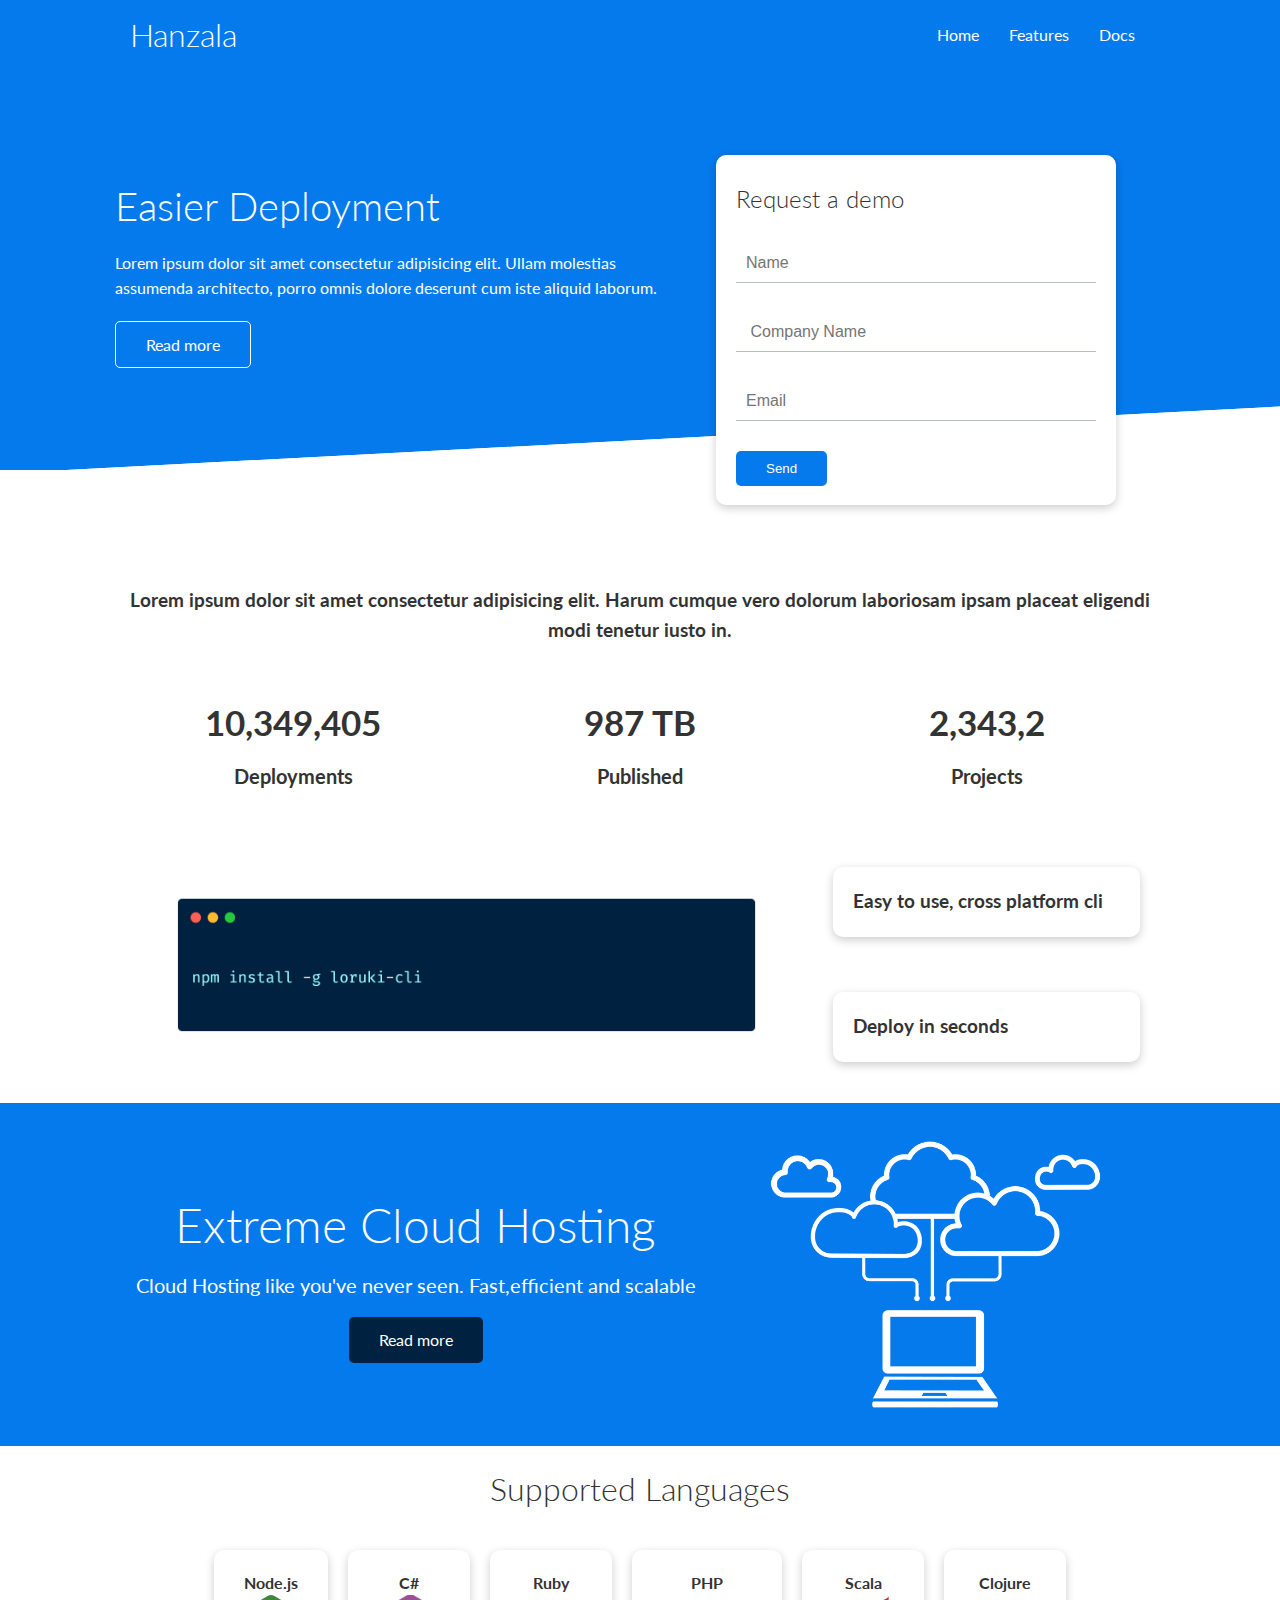
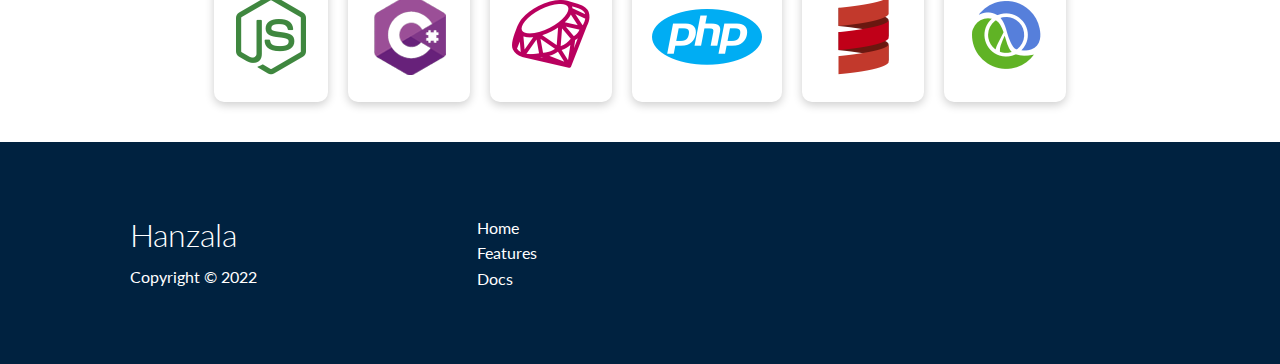
<file: index.html>
<!DOCTYPE html>
<html lang="en">

<head>
    <meta charset="UTF-8">
    <meta http-equiv="X-UA-Compatible" content="IE=edge">
    <meta name="viewport" content="width=device-width, initial-scale=1.0">
    <title>Cloud Hosting for Everyone</title>
    <link rel="stylesheet" href="https://cdnjs.cloudflare.com/ajax/libs/font-awesome/6.1.2/css/all.min.css"
        integrity="sha512-1sCRPdkRXhBV2PBLUdRb4tMg1w2YPf37qatUFeS7zlBy7jJI8Lf4VHwWfZZfpXtYSLy85pkm9GaYVYMfw5BC1A=="
        crossorigin="anonymous" referrerpolicy="no-referrer" />
    <link rel="stylesheet" href="style.css">
    <link rel="stylesheet" href="Utilities.css">
</head>

<body>
    <!-- Navbar -->
    <div class="navbar">
        <div class="container flex">
            <h1 class="logo">
                Hanzala
            </h1>
            <nav>
                <ul>
                    <li>
                        <a href="index.html">Home</a>
                    </li>
                    <li>
                        <a href="features.html">Features</a>
                    </li>
                    <li>
                        <a href="docs.html">Docs</a>
                    </li>
                </ul>
            </nav>
        </div>
    </div>
    <!-- Showcase -->
    <section class="showcase">
        <div class="container grid">
            <div class="showcase-text">
                <h1>Easier Deployment</h1>
                <p>Lorem ipsum dolor sit amet consectetur adipisicing elit. Ullam molestias assumenda architecto, porro
                    omnis dolore deserunt cum iste aliquid laborum.</p>
                <a href="features.html" class="btn btn-outline">Read more</a>
            </div>
            <div class="showcase-form card">
                <h2>Request a demo</h2>
                <form>
                    <div class="form-control">
                        <input type="text" name="name" placeholder="Name" required>
                    </div>
                    <div class="form-control">
                        <input type="text" name="company" placeholder=" Company Name" required>
                    </div>
                    <div class="form-control">
                        <input type="email" name="email" placeholder="Email" required>
                    </div>
                    <input type="submit" value="Send" class="btn btn-primary">
                </form>
            </div>
        </div>
    </section>
    <!-- Stats -->
    <section class="stats">
        <div class="container">
            <h3 class="stats-heading text-center my-1">
                Lorem ipsum dolor sit amet consectetur adipisicing elit. Harum cumque vero dolorum laboriosam ipsam
                placeat eligendi modi tenetur iusto in.
            </h3>
            <div class="grid grid-3 text-center my-4">
                <div>
                    <i class="fas fa-server fa-3x">
                    </i>
                    <h3>10,349,405</h3>
                    <p class="text-secondary">Deployments</p>
                </div>
                <div>
                    <i class="fas fa-upload fa-3x">
                    </i>
                    <h3>987 TB</h3>
                    <p class="text-secondary">Published</p>
                </div>
                <div>
                    <i class="fas fa-project-diagram fa-3x">
                    </i>
                    <h3>2,343,2</h3>
                    <p class="text-secondary">Projects</p>
                </div>
            </div>
        </div>
    </section>
    <!-- stats -->
    <section class="cli">
        <div class="container grid">
            <img src="cli.png" alt="">
            <div class="card">
                <h3>Easy to use, cross platform cli</h3>
            </div>
            <div class="card">
                <h3>Deploy in seconds</h3>
            </div>
        </div>
    </section>
    <!-- Cloud -->
    <section class="cloud bg-primary my-2 py-2">
        <div class="container grid">
            <div class="text-center">
                <h2 class="lg">Extreme Cloud Hosting
                </h2>
                <p class="lead my-1">
                    Cloud Hosting like you've never seen.
                    Fast,efficient and scalable
                </p>
                <a href="features.html" class="btn btn-dark">Read more</a>
            </div>
            <img src="cloud.png" alt="">
        </div>
    </section>
    <!-- Languages -->
    <section class="languages">
        <h2 class="md text-center my-2">
            Supported Languages
        </h2>
        <div class="container flex">
            <div class="card">
                <h4>Node.js</h4>
                <img src="node.png" alt="">
            </div>
            <div class="card">
                <h4>C#</h4>
                <img src="csharp.png" alt="">
            </div>
            <div class="card">
                <h4>Ruby</h4>
                <img src="ruby.png" alt="">
            </div>
            <div class="card">
                <h4>PHP</h4>
                <img src="php.png" alt="">
            </div>
            <div class="card">
                <h4>Scala</h4>
                <img src="scala.png" alt="">
            </div>
            <div class="card">
                <h4>Clojure</h4>
                <img src="clojure.png" alt="">
            </div>
        </div>
    </section>
    <!-- Footer -->
    <footer class="footer bg-dark py-5">
        <div class="container grid grid-3">
            <div>
                <h1>Hanzala</h1>
                <p>Copyright &copy; 2022</p>
            </div>
            <nav>
                <ul>
                    <li><a href="index.html">Home</a></li>
                    <li><a href="features.html">Features</a></li>
                    <li><a href="docs.html">Docs</a></li>
                </ul>
            </nav>
            <div class="social">
                <a href="#"><i class="fab fa-twitter fa-2x"></i></a>
                <a href="#"><i class="fab fa-facebook fa-2x"></i></a>
                <a href="#"><i class="fab fa-github fa-2x"></i></a>
                <a href="#"><i class="fab fa-instagram fa-2x"></i></a>
            </div>
        </div>
    </footer>
</body>

</html>
</file>
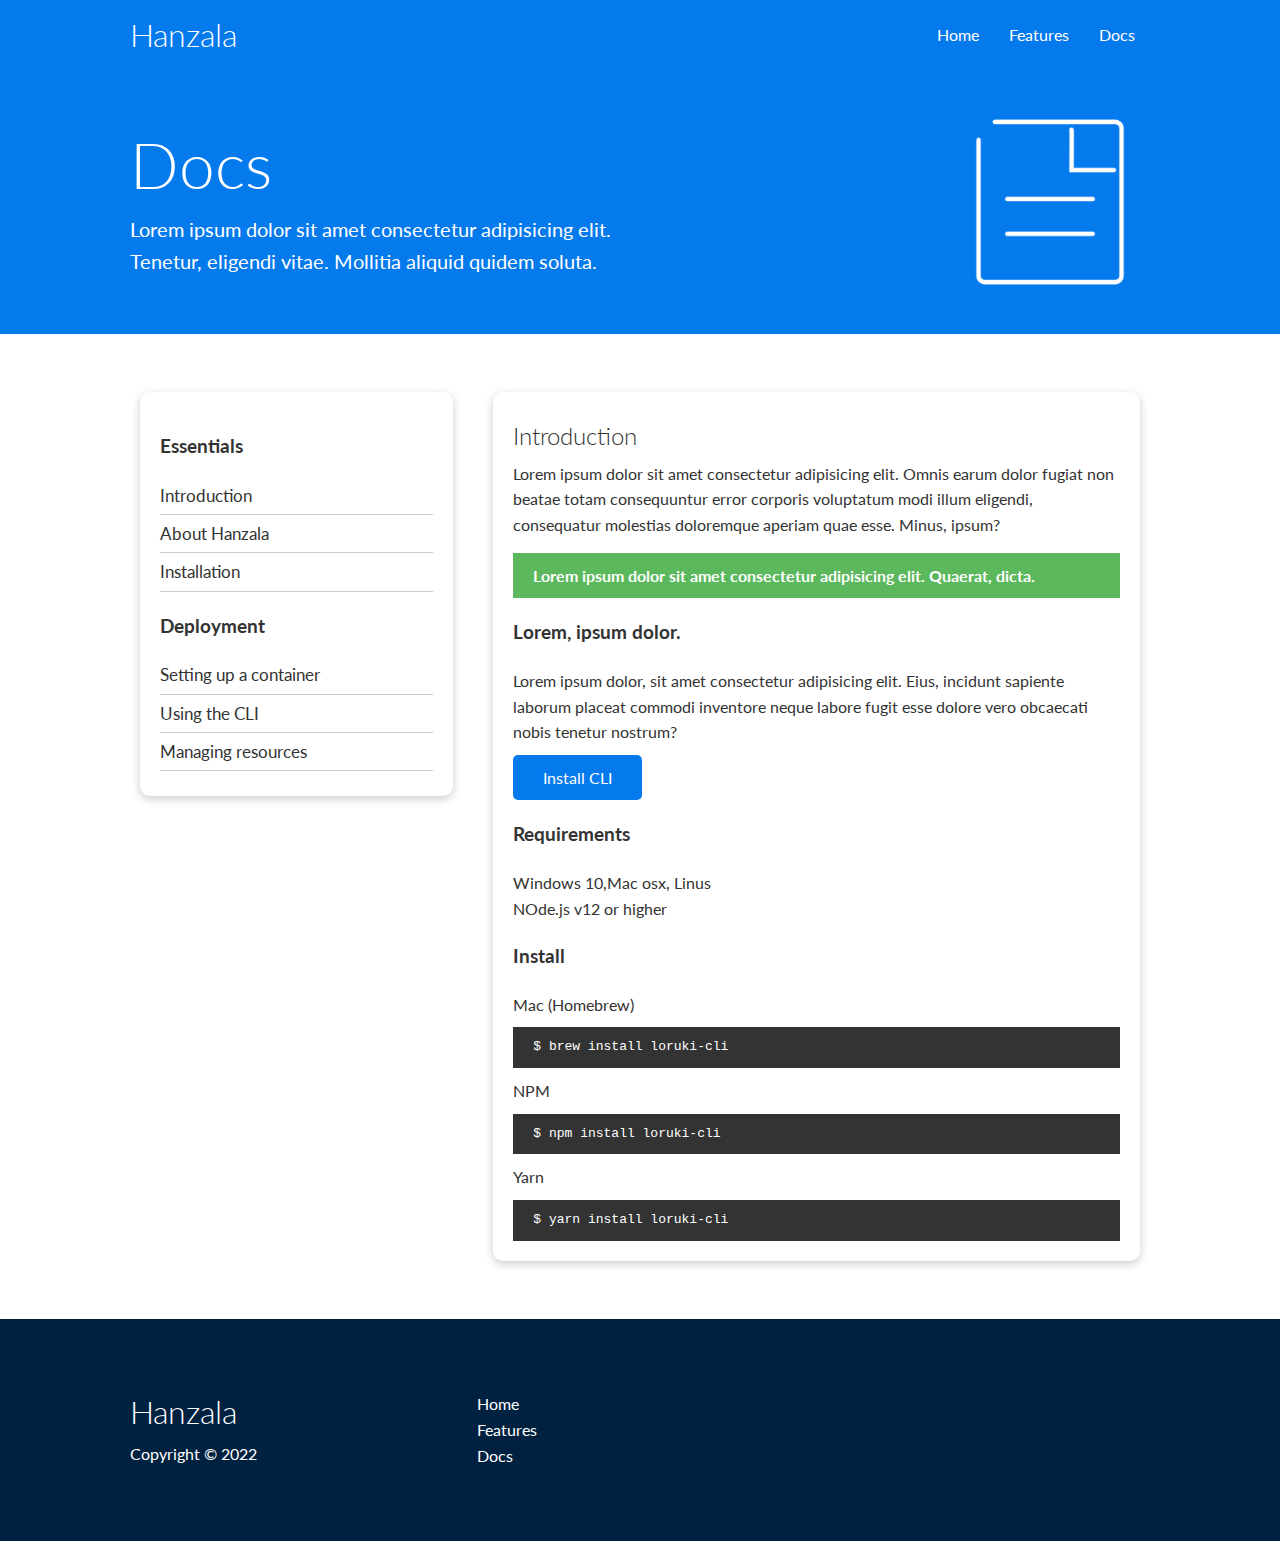
<file: docs.html>
<!DOCTYPE html>
<html lang="en">

<head>
    <meta charset="UTF-8">
    <meta http-equiv="X-UA-Compatible" content="IE=edge">
    <meta name="viewport" content="width=device-width, initial-scale=1.0">
    <title>Cloud Hosting for Everyone</title>
    <link rel="stylesheet" href="https://cdnjs.cloudflare.com/ajax/libs/font-awesome/6.1.2/css/all.min.css"
        integrity="sha512-1sCRPdkRXhBV2PBLUdRb4tMg1w2YPf37qatUFeS7zlBy7jJI8Lf4VHwWfZZfpXtYSLy85pkm9GaYVYMfw5BC1A=="
        crossorigin="anonymous" referrerpolicy="no-referrer" />
    <link rel="stylesheet" href="style.css">
    <link rel="stylesheet" href="Utilities.css">
</head>

<body>
    <!-- Navbar -->
    <div class="navbar">
        <div class="container flex">
            <h1 class="logo">
                Hanzala
            </h1>
            <nav>
                <ul>
                    <li>
                        <a href="index.html">Home</a>
                    </li>
                    <li>
                        <a href="features.html">Features</a>
                    </li>
                    <li>
                        <a href="docs.html">Docs</a>
                    </li>
                </ul>
            </nav>
        </div>
    </div>

    <!-- Head -->
    <section class="docs-head bg-primary py-3">
        <div class="container grid">
            <div>
                <h1 class="xl">Docs</h1>
                <p class="lead">
                    Lorem ipsum dolor sit amet consectetur adipisicing elit. Tenetur, eligendi vitae. Mollitia aliquid
                    quidem soluta.
                </p>
            </div>
            <img src="docs.png " alt="">
        </div>

    </section>
    <!-- Docs main -->
    <section class="docs-main my-4">
        <div class="container grid">
            <div class="card">
                <h3 class="my-2">Essentials</h3>
                <nav>
                    <ul>
                        <li><a class="text-primary" href="#">Introduction</a></li>
                        <li><a href="#">About Hanzala</a></li>
                        <li><a href="#">Installation</a></li>
                    </ul>
                </nav>
                <h3 class="my-2">Deployment</h3>
                <nav>
                    <ul>
                        <li><a href="#">Setting up a container</a></li>
                        <li><a href="#">Using the CLI</a></li>
                        <li><a href="#">Managing resources</a></li>
                    </ul>
                </nav>
            </div>
            <div class="card">
                <h2>Introduction</h2>
                <p>Lorem ipsum dolor sit amet consectetur adipisicing elit. Omnis earum dolor fugiat non beatae totam
                    consequuntur error corporis voluptatum modi illum eligendi, consequatur molestias doloremque aperiam
                    quae esse. Minus, ipsum?</p>
                <div class="alert alert-success">
                    <i class="fas fa-info"></i>Lorem ipsum dolor sit amet consectetur adipisicing elit. Quaerat, dicta.
                </div>
                <h3>Lorem, ipsum dolor.</h3>
                <p>Lorem ipsum dolor, sit amet consectetur adipisicing elit. Eius, incidunt sapiente laborum placeat
                    commodi inventore neque labore fugit esse dolore vero obcaecati nobis tenetur nostrum?</p>
                <a href="#" class="btn btn-primary">Install CLI</a>
                <h3>Requirements</h3>
                <ul>
                    <li>Windows 10,Mac osx, Linus</li>
                    <li>NOde.js v12 or higher</li>
                </ul>
                <h3>
                    Install
                </h3>
                <p>Mac (Homebrew)</p>
                <pre><code>$ brew install loruki-cli</code></pre>
                <p>NPM</p>
                <pre><code>$ npm install loruki-cli</code></pre>
                <p>Yarn</p>
                <pre><code>$ yarn install loruki-cli</code></pre>
            </div>
        </div>
    </section>
    <!-- Footer -->
    <footer class="footer bg-dark py-5">
        <div class="container grid grid-3">
            <div>
                <h1>Hanzala</h1>
                <p>Copyright &copy; 2022</p>
            </div>
            <nav>
                <ul>
                    <li><a href="index.html">Home</a></li>
                    <li><a href="features.html">Features</a></li>
                    <li><a href="docs.html">Docs</a></li>
                </ul>
            </nav>
            <div class="social">
                <a href="#"><i class="fab fa-twitter fa-2x"></i></a>
                <a href="#"><i class="fab fa-facebook fa-2x"></i></a>
                <a href="#"><i class="fab fa-github fa-2x"></i></a>
                <a href="#"><i class="fab fa-instagram fa-2x"></i></a>
            </div>
        </div>
    </footer>
</body>

</html>
</file>
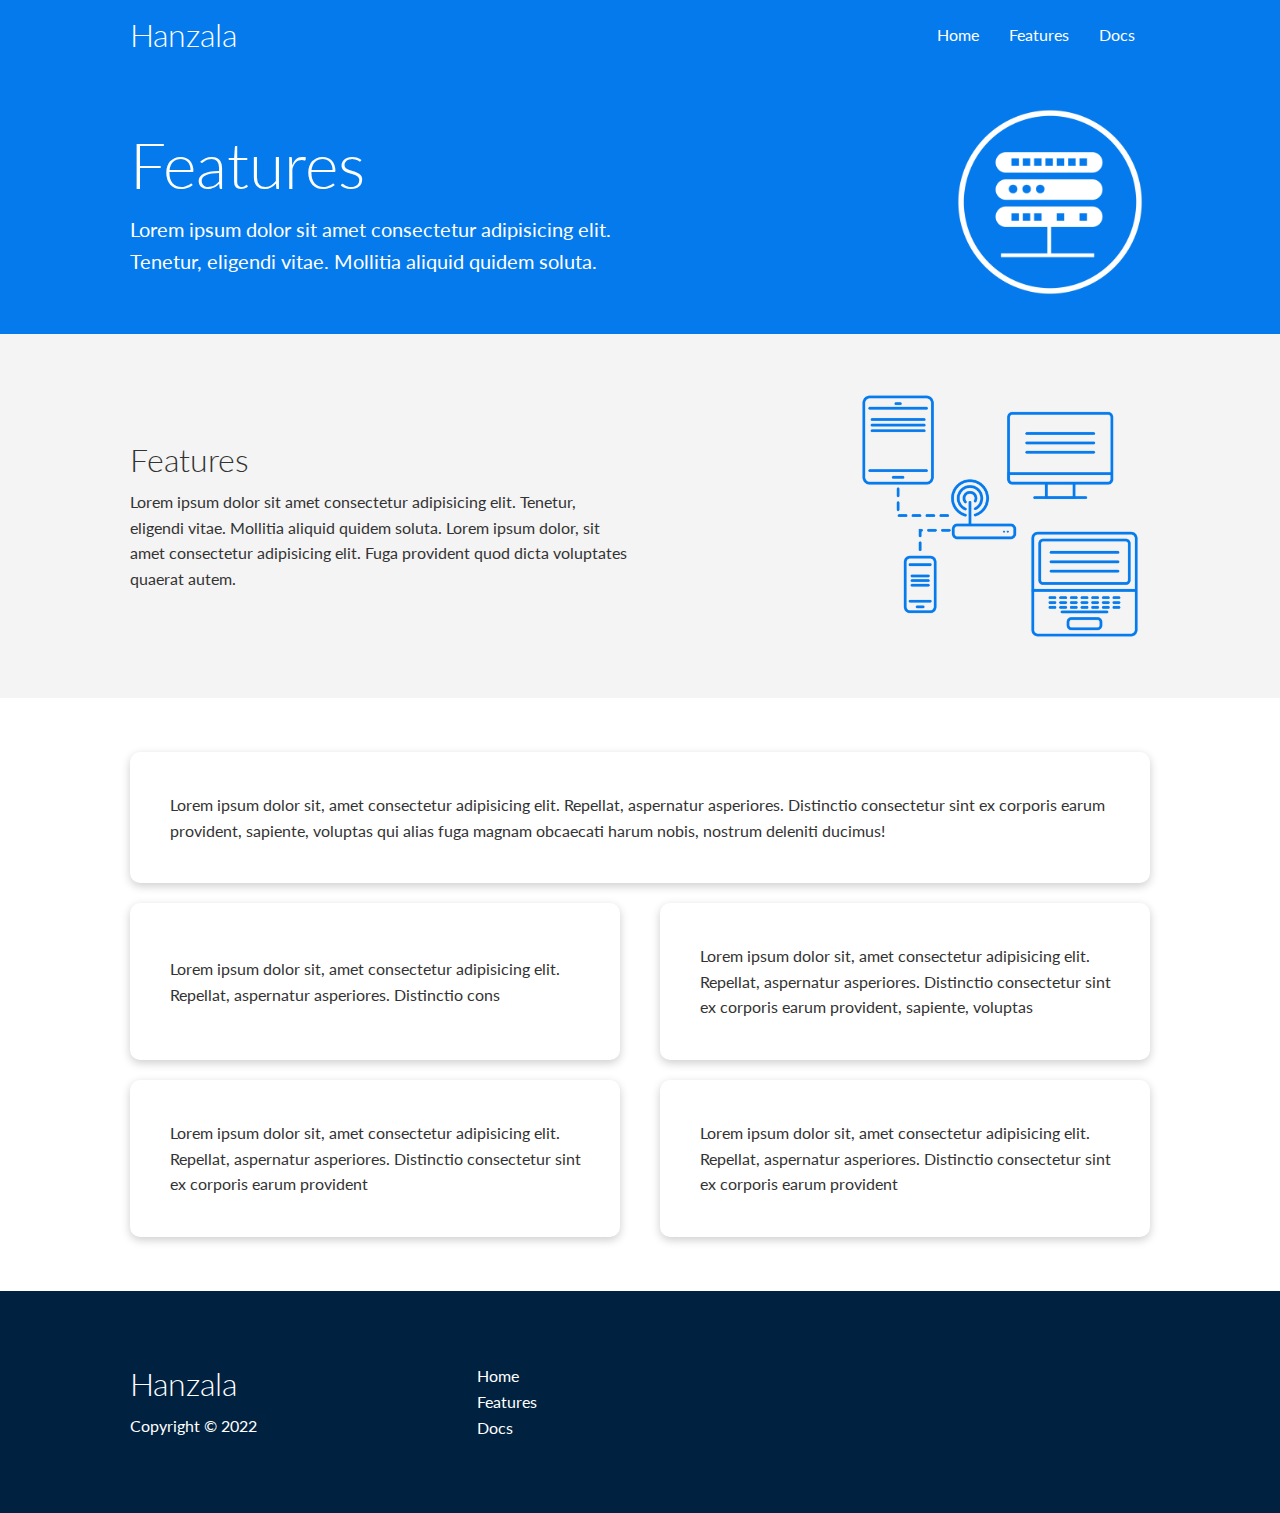
<file: features.html>
<!DOCTYPE html>
<html lang="en">

<head>
    <meta charset="UTF-8">
    <meta http-equiv="X-UA-Compatible" content="IE=edge">
    <meta name="viewport" content="width=device-width, initial-scale=1.0">
    <title>Cloud Hosting for Everyone</title>
    <link rel="stylesheet" href="https://cdnjs.cloudflare.com/ajax/libs/font-awesome/6.1.2/css/all.min.css"
        integrity="sha512-1sCRPdkRXhBV2PBLUdRb4tMg1w2YPf37qatUFeS7zlBy7jJI8Lf4VHwWfZZfpXtYSLy85pkm9GaYVYMfw5BC1A=="
        crossorigin="anonymous" referrerpolicy="no-referrer" />
    <link rel="stylesheet" href="style.css">
    <link rel="stylesheet" href="Utilities.css">
</head>

<body>
    <!-- Navbar -->
    <div class="navbar">
        <div class="container flex">
            <h1 class="logo">
                Hanzala
            </h1>
            <nav>
                <ul>
                    <li>
                        <a href="index.html">Home</a>
                    </li>
                    <li>
                        <a href="features.html">Features</a>
                    </li>
                    <li>
                        <a href="docs.html">Docs</a>
                    </li>
                </ul>
            </nav>
        </div>
    </div>

    <!-- Head -->
    <section class="features-head bg-primary py-3">
        <div class="container grid">
            <div>
                <h1 class="xl">Features</h1>
                <p class="lead">
                    Lorem ipsum dolor sit amet consectetur adipisicing elit. Tenetur, eligendi vitae. Mollitia aliquid
                    quidem soluta.
                </p>
            </div>
            <img src="server.png" alt="">
        </div>

    </section>
    <!-- Sub head -->
    <section class="features-sub-head bg-light py-3">
        <div class="container grid">
            <div>
                <h1 class="md">Features</h1>
                <p>
                    Lorem ipsum dolor sit amet consectetur adipisicing elit. Tenetur, eligendi vitae. Mollitia aliquid
                    quidem soluta. Lorem ipsum dolor, sit amet consectetur adipisicing elit. Fuga provident quod dicta
                    voluptates quaerat autem.
                </p>
            </div>
            <img src="server2.png" alt="">
        </div>
    </section>
    <section class="features-main my-2">
        <div class="container grid grid-2">
            <div class="card flex">
                <i class="fas fa-server fa-3x"></i>
                <p>Lorem ipsum dolor sit, amet consectetur adipisicing elit. Repellat, aspernatur asperiores. Distinctio
                    consectetur sint ex corporis earum provident, sapiente, voluptas qui alias fuga magnam obcaecati
                    harum nobis, nostrum deleniti ducimus!</p>
            </div>
            <div class="card flex">
                <i class="fas fa-power-off fa-3x"></i>
                <p>Lorem ipsum dolor sit, amet consectetur adipisicing elit. Repellat, aspernatur asperiores. Distinctio
                    cons</p>
            </div>
            <div class="card flex">
                <i class="fas fa-upload fa-3x"></i>
                <p>Lorem ipsum dolor sit, amet consectetur adipisicing elit. Repellat, aspernatur asperiores. Distinctio
                    consectetur sint ex corporis earum provident, sapiente, voluptas</p>
            </div>
            <div class="card flex">
                <i class="fas fa-database fa-3x"></i>
                <p>Lorem ipsum dolor sit, amet consectetur adipisicing elit. Repellat, aspernatur asperiores. Distinctio
                    consectetur sint ex corporis earum provident</p>
            </div>
            <div class="card flex">
                <i class="fas fa-download fa-3x"></i>
                <p>Lorem ipsum dolor sit, amet consectetur adipisicing elit. Repellat, aspernatur asperiores. Distinctio
                    consectetur sint ex corporis earum provident</p>
            </div>
        </div>
    </section>
    <!-- Footer -->
    <footer class="footer bg-dark py-5">
        <div class="container grid grid-3">
            <div>
                <h1>Hanzala</h1>
                <p>Copyright &copy; 2022</p>
            </div>
            <nav>
                <ul>
                    <li><a href="index.html">Home</a></li>
                    <li><a href="features.html">Features</a></li>
                    <li><a href="docs.html">Docs</a></li>
                </ul>
            </nav>
            <div class="social">
                <a href="#"><i class="fab fa-twitter fa-2x"></i></a>
                <a href="#"><i class="fab fa-facebook fa-2x"></i></a>
                <a href="#"><i class="fab fa-github fa-2x"></i></a>
                <a href="#"><i class="fab fa-instagram fa-2x"></i></a>
            </div>
        </div>
    </footer>
</body>

</html>
</file>
<file: style.css>
@import url('https://fonts.googleapis.com/css2?family=Lato:wght@300&display=swap');

:root {
    --primary-color: #047aed;
    --secondary-color: #1c3fa8;
    --dark-color: #002240;
    --light-color: #f4f4f4;
    --success-color: #5cb85c;
    --error-color: #d9534f;
}

* {
    box-sizing: border-box;
    padding: 0;
    margin: 0;
}

body {
    font-family: 'Lato', sans-serif;
    color: #333;
    line-height: 1.6;
}

li {
    list-style-type: none;
}

a {
    text-decoration: none;
    color: #333;
}

h1,
h2 {
    font-weight: 300;
    line-height: 1.2;
    margin: 10px 0;
}

p {
    margin: 10px 0;
}

img {
    width: 100%;
}

code,
pre {
    background: #333;
    color: #fff;
    padding: 10px;
}

/* Navbar */
.navbar {
    background-color: var(--primary-color);
    color: #fff;
    height: 70px;
}

.navbar .flex {
    justify-content: space-between;
}

.navbar ul {
    display: flex;
}

.navbar a {
    color: #fff;
    padding: 10px;
    margin: 0 5px;
}

.navbar a:hover {
    border-bottom: 2px #fff solid;
}

/* Showcase */
.showcase {
    height: 400px;
    background-color: var(--primary-color);
    color: #fff;
    position: relative;
}

.showcase p {
    margin: 20px 0;
}

.showcase h1 {
    font-size: 40px;
}

.showcase .grid {
    gap: 30px;
    grid-template-columns: 55% 45%;
    overflow: visible;
}

.showcase-text {
    animation: slideInFromLeft 1.5s ease-in;
}

.showcase-form {
    position: relative;
    top: 60px;
    height: 350px;
    padding: 40px;
    width: 400px;
    z-index: 100;
    animation: slideInFromRight 1.5s ease-in;
}

.showcase-form .form-control {
    margin: 30px 0;
}

.showcase-form input[type='text'],
.showcase-form input[type='email'] {
    border: 0;
    border-bottom: 1px solid #b4becb;
    width: 100%;
    padding: 10px;
    font-size: 16px;
}

.showcase-form input:focus {
    outline: none;
}

.showcase::before,
.showcase::after {
    content: '';
    position: absolute;
    height: 100px;
    bottom: -70px;
    right: 0;
    left: 0;
    background-color: #fff;
    transform: skewY(-3deg);
    -webkit-transform: skewY(-3deg);
    -moz-transform: skewY(-3deg);
    -ms-transform: skewY(-3deg);
}

/* stats */
.stats {
    padding-top: 100px;
    animation: slideInFromBottom 1.5s ease-in;
}

.stats-heading {
    max-width: 1100px;
    margin: auto;
}

.stats .grid h3 {
    font-size: 35px;
    ;
}

.stats .grid p {
    font-size: 20px;
    font-weight: bold;
}

/* cli */
.cli .grid {
    grid-template-columns: repeat(3, 1fr);
    grid-template-rows: repeat(2, 1fr);
}

.cli .grid>*:first-child {
    grid-column: 1/span 2;
    grid-row: 1/span 2;
}

/* Cloud */
.cloud .grid {
    grid-template-columns: 4fr 3fr;
}

/* Languages */
.languages .card {
    text-align: center;
    margin: 18px 10px 40px;
    transition: transform 0.2s ease-in;
}

.languages .flex {
    flex-wrap: wrap;
}

.languages .card .h4 {
    font-size: 20px;
    margin-bottom: 10px;
}

.languages .card:hover {
    transform: translateY(-15px);
}

/* Features */
.features-head img,
.docs-head img {
    width: 200px;
    justify-self: flex-end;
}

.features-sub-head img {
    width: 300px;
    justify-self: flex-end;
}

.features-main .card>i {
    margin-right: 20px;
}

.features-main .grid {
    padding: 30px;
}

.features-main .grid>*:first-child {
    grid-column: 1/span 2;
}

/* Docs */
.docs-main h3 {
    margin: 20px 0;
}

.docs-main .grid {
    grid-template-columns: 1fr 2fr;
    align-items: flex-start;
}

.docs-main nav li {
    font-size: 17px;
    padding-bottom: 5px;
    margin-bottom: 5px;
    border-bottom: 1px #ccc solid;
}

.docs-main a:hover {
    font-weight: bold;
}

/* Footer */
.footer .social a {
    margin: 0 10px;
}

/* Animations */
@keyframes slideInFromLeft {
    0% {
        transform: translateX(-100%);
    }

    100% {
        transform: translateX(0);
    }
}

@keyframes slideInFromRight {
    0% {
        transform: translateX(100%);
    }

    100% {
        transform: translateX(0);
    }
}

@keyframes slideInFromTop {
    0% {
        transform: translateY(-100%);
    }

    100% {
        transform: translateX(0);
    }
}

@keyframes slideInFromBottom {
    0% {
        transform: translateY(100%);
    }

    100% {
        transform: translateX(0);
    }
}

/* Tablets and under */
@media(max-width: 768px) {

    .grid,
    .showcase .grid,
    .stats .grid,
    .cli .grid,
    .cloud .grid,
    .features-main .grid,
    .docs-main .grid,
    .features-sub-head .grid,
    .features-head .grid {
        grid-template-columns: 1fr;
        grid-template-rows: 1fr;
    }

    .showcase {
        height: auto;
    }

    .showcase-text {
        text-align: center;
        margin-top: 40px;
    }

    .showcase-form {
        justify-self: center;
        margin: auto;
    }

    .cli .grid>*:first-child {
        grid-column: 1;
        grid-row: 1;
    }

    .features-head,
    .features-sub-head,
    .docs-head {
        text-align: center;
    }

    .features-head img,
    .features-sub-head img,
    .docs-head img {
        justify-self: center;
    }

    .features-main .grid>*:first-child,
    .features-main .grid>*:nth-child(2) {
        grid-column: 1;
    }
}

/* Mobile */
@media(max-width:500px) {
    .navbar {
        height: 110px;
    }

    .navbar .flex {
        flex-direction: column;
    }

    .navbar ul {
        padding: 10px;
        background-color: rbga(0, 0, 0, 0.1);
    }
}
</file>
<file: Utilities.css>
/* Utilities */
.container {
    max-width: 1100px;
    margin: 0 auto;
    overflow: auto;
    padding: 0 40px;
}

.flex {
    display: flex;
    justify-content: center;
    align-items: center;
    height: 100%;
}

.card {
    background-color: #fff;
    border-radius: 10px;
    box-shadow: 0 3px 10px rgba(0, 0, 0, 0.2);
    padding: 20px;
    color: #333;
    margin: 10px;
}

.btn {
    display: inline-block;
    padding: 10px 30px;
    cursor: pointer;
    background-color: var(--primary-color);
    color: #fff;
    border: none;
    border-radius: 5px;
}

.btn-outline {
    background-color: transparent;
    border: 1px #fff solid;
}

.btn:hover {
    transform: scale(0.9);
}

.grid {
    display: grid;
    grid-template-columns: repeat(2, 1fr);
    gap: 20px;
    justify-content: center;
    align-items: center;
    height: 100%;
}

.grid-3 {
    grid-template-columns: repeat(3, 1fr);
}

.grid-2 {
    grid-template-columns: repeat(2, 1fr);
}

.text-center {
    text-align: center;
}

/* alert */
.alert {
    background-color: var(--light-color);
    padding: 10px 10px;
    font-weight: bold;
    margin: 15px 0;
}

.alert i {
    margin-right: 10px;
}

.alert-success {
    background-color: var(--success-color);
    color: white;
}

.alert-error {
    background-color: var(--error-color);
    color: white;
}

/* Background and colored buttons */
.bg-primary,
.btn-primary {
    background-color: var(--primary-color);
    color: #fff;
}

.bg-secondary,
.btn-secondary {
    background-color: var(--secondary-color);
    color: #fff;
}

.bg-dark,
.btn-dark {
    background-color: var(--dark-color);
    color: #fff;
}

.bg-light,
.btn-light {
    background-color: var(--light-color);
    color: #333;
}

.bg-primary a,
.btn-primary a,
.bg-secondary a,
.btn-secondary a,
.bg-dark a,
.btn-dark a,
.bg-light a,
.btn-light a {
    color: #fff;
}

/* Text sizes */
.lead {
    font-size: 20px;
}

.sm {
    font-size: 1rem;
}

.lg {
    font-size: 3rem;
}

.md {
    font-size: 2rem;
}

.xl {
    font-size: 4rem;
}

/* Margin */
.my-1 {
    margin: 1rem 0;
}

.my-2 {
    margin: 1.5rem 0;
}

.my-3 {
    margin: 2rem 0;
}

.my-4 {
    margin: 3rem 0;
}

.my-5 {
    margin: 4rem 0;
}

.m-1 {
    margin: 1rem 0;
}

.m-2 {
    margin: 1.5rem 0;
}

.m-3 {
    margin: 2rem 0;
}

.m-4 {
    margin: 3rem 0;
}

.m-5 {
    margin: 4rem 0;
}

/* Padding */
.py-1 {
    padding: 1rem 0;
}

.py-2 {
    padding: 1.5rem 0;
}

.py-3 {
    padding: 2rem 0;
}

.py-4 {
    padding: 3rem 0;
}

.py-5 {
    padding: 4rem 0;
}

.p-1 {
    padding: 1rem 0;
}

.p-2 {
    padding: 1.5rem 0;
}

.p-3 {
    padding: 2rem 0;
}

.p-4 {
    padding: 3rem 0;
}

.p-5 {
    padding: 4rem 0;
}
</file>
